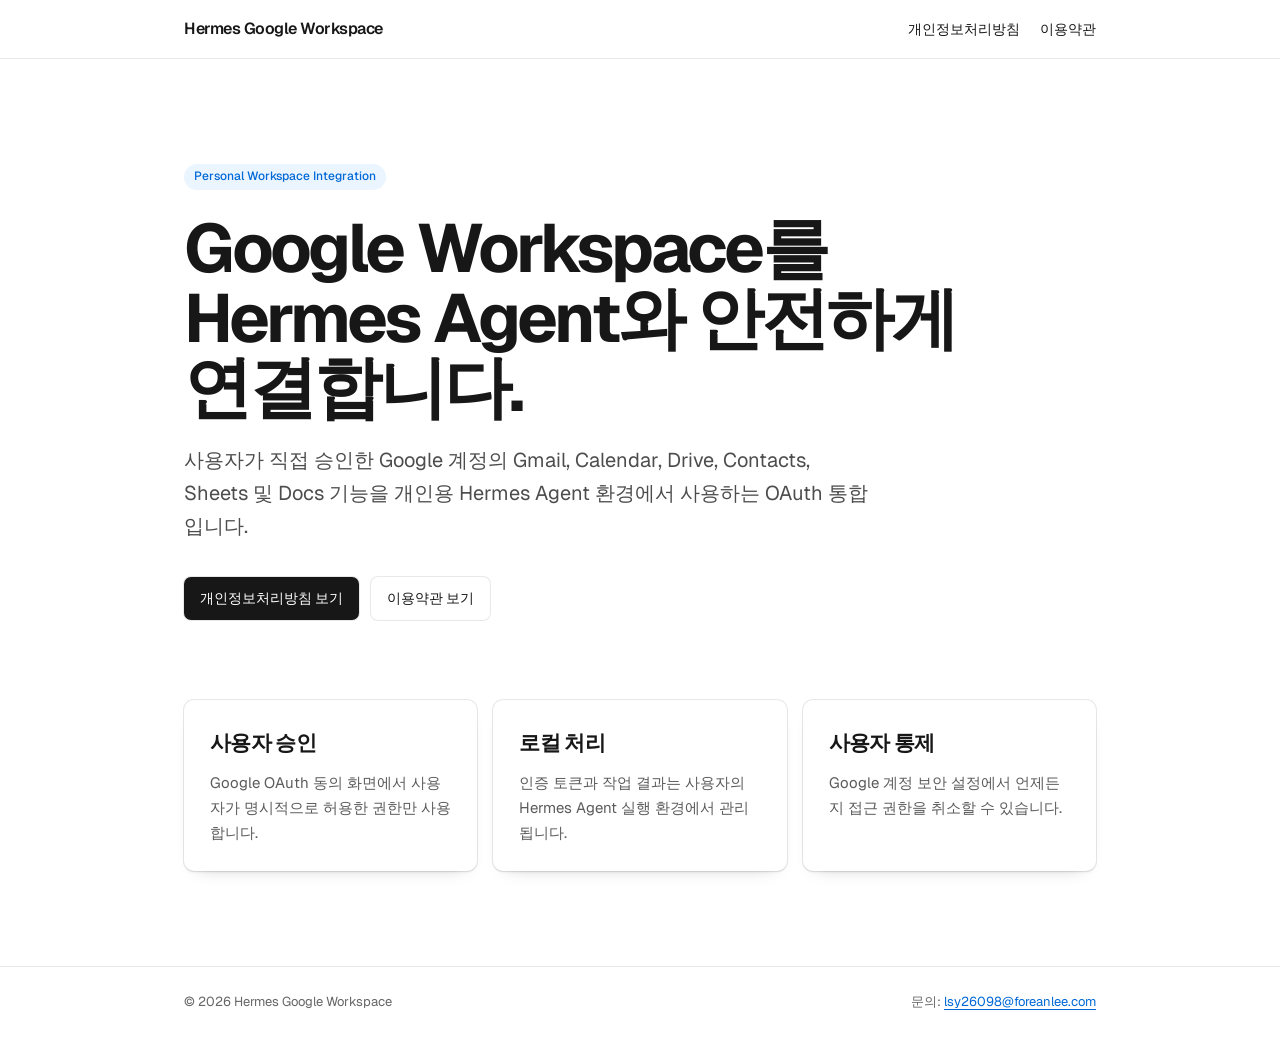
<file: index.html>
<!doctype html><html lang="ko"><head><meta charset="utf-8"><meta name="viewport" content="width=device-width,initial-scale=1"><title>Hermes Google Workspace</title><meta name="description" content="개인용 Hermes Agent와 Google Workspace를 연결하는 로컬 자동화 도구 안내"><link rel="preconnect" href="https://fonts.googleapis.com"><link rel="preconnect" href="https://fonts.gstatic.com" crossorigin><link href="https://fonts.googleapis.com/css2?family=Geist:wght@300;400;500;600&family=Geist+Mono:wght@400;500&display=swap" rel="stylesheet"><link rel="stylesheet" href="styles.css"></head><body><header><nav class="nav"><div class="brand">Hermes Google Workspace</div><div class="navlinks"><a href="privacy/">개인정보처리방침</a><a href="terms/">이용약관</a></div></nav></header><main class="wrap"><section class="hero"><span class="badge">Personal Workspace Integration</span><h1>Google Workspace를<br>Hermes Agent와 안전하게 연결합니다.</h1><p>사용자가 직접 승인한 Google 계정의 Gmail, Calendar, Drive, Contacts, Sheets 및 Docs 기능을 개인용 Hermes Agent 환경에서 사용하는 OAuth 통합입니다.</p><div class="actions"><a class="button primary" href="privacy/">개인정보처리방침 보기</a><a class="button secondary" href="terms/">이용약관 보기</a></div></section><section class="grid"><article class="card"><h2>사용자 승인</h2><p>Google OAuth 동의 화면에서 사용자가 명시적으로 허용한 권한만 사용합니다.</p></article><article class="card"><h2>로컬 처리</h2><p>인증 토큰과 작업 결과는 사용자의 Hermes Agent 실행 환경에서 관리됩니다.</p></article><article class="card"><h2>사용자 통제</h2><p>Google 계정 보안 설정에서 언제든지 접근 권한을 취소할 수 있습니다.</p></article></section></main><footer><div class="footer"><span>© 2026 Hermes Google Workspace</span><span>문의: <a href="mailto:lsy26098@foreanlee.com">lsy26098@foreanlee.com</a></span></div></footer></body></html>
</file>
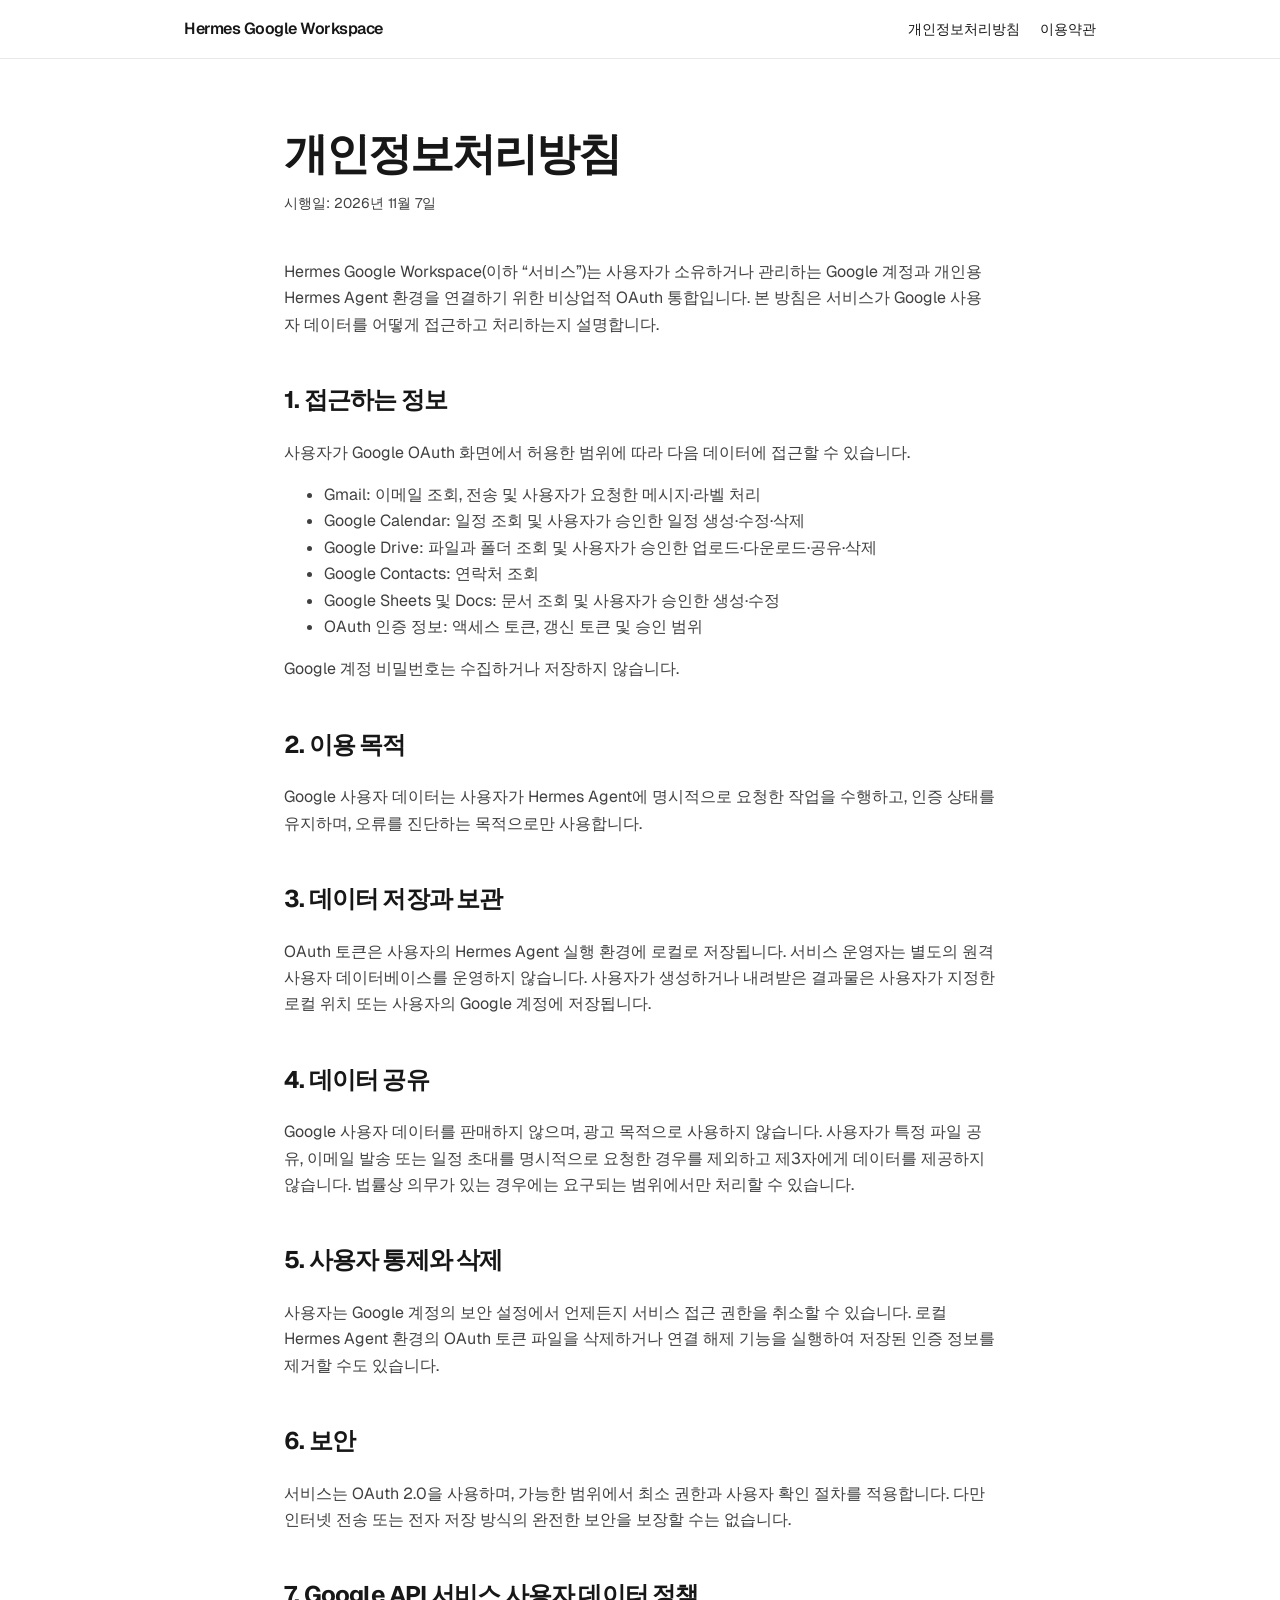
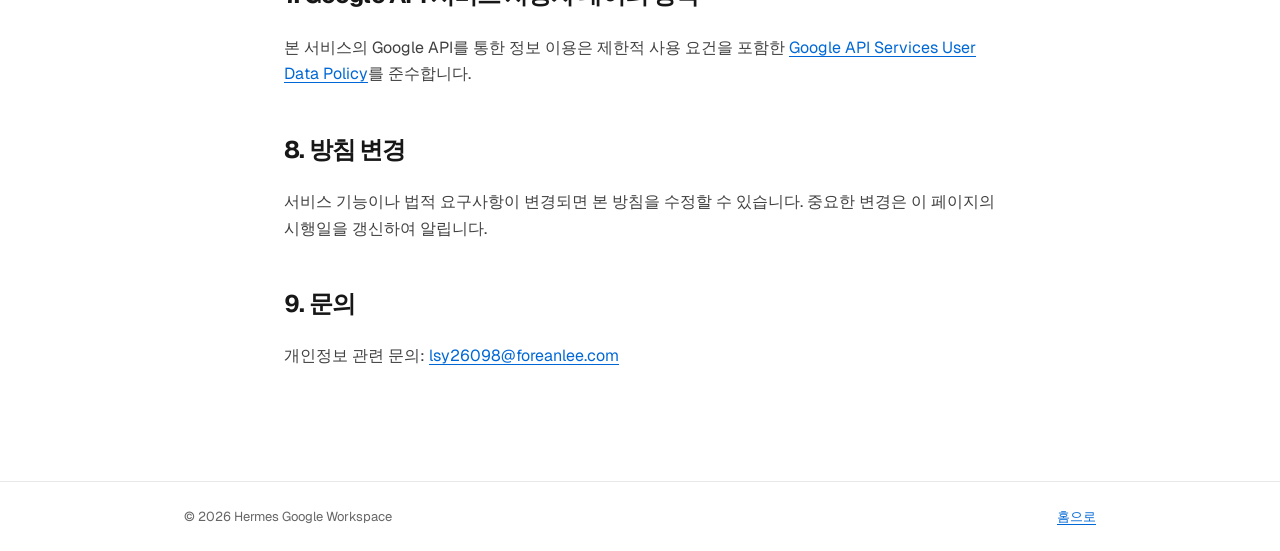
<file: privacy/index.html>
<!doctype html><html lang="ko"><head><meta charset="utf-8"><meta name="viewport" content="width=device-width,initial-scale=1"><title>개인정보처리방침 | Hermes Google Workspace</title><meta name="description" content="Hermes Google Workspace 개인정보처리방침"><link rel="preconnect" href="https://fonts.googleapis.com"><link rel="preconnect" href="https://fonts.gstatic.com" crossorigin><link href="https://fonts.googleapis.com/css2?family=Geist:wght@300;400;500;600&family=Geist+Mono:wght@400;500&display=swap" rel="stylesheet"><link rel="stylesheet" href="../styles.css"></head><body><header><nav class="nav"><a class="brand" href="../" style="color:inherit;text-decoration:none">Hermes Google Workspace</a><div class="navlinks"><a href="./">개인정보처리방침</a><a href="../terms/">이용약관</a></div></nav></header><main class="wrap legal"><h1>개인정보처리방침</h1><p class="updated">시행일: 2026년 11월 7일</p><p>Hermes Google Workspace(이하 “서비스”)는 사용자가 소유하거나 관리하는 Google 계정과 개인용 Hermes Agent 환경을 연결하기 위한 비상업적 OAuth 통합입니다. 본 방침은 서비스가 Google 사용자 데이터를 어떻게 접근하고 처리하는지 설명합니다.</p><h2>1. 접근하는 정보</h2><p>사용자가 Google OAuth 화면에서 허용한 범위에 따라 다음 데이터에 접근할 수 있습니다.</p><ul><li>Gmail: 이메일 조회, 전송 및 사용자가 요청한 메시지·라벨 처리</li><li>Google Calendar: 일정 조회 및 사용자가 승인한 일정 생성·수정·삭제</li><li>Google Drive: 파일과 폴더 조회 및 사용자가 승인한 업로드·다운로드·공유·삭제</li><li>Google Contacts: 연락처 조회</li><li>Google Sheets 및 Docs: 문서 조회 및 사용자가 승인한 생성·수정</li><li>OAuth 인증 정보: 액세스 토큰, 갱신 토큰 및 승인 범위</li></ul><p>Google 계정 비밀번호는 수집하거나 저장하지 않습니다.</p><h2>2. 이용 목적</h2><p>Google 사용자 데이터는 사용자가 Hermes Agent에 명시적으로 요청한 작업을 수행하고, 인증 상태를 유지하며, 오류를 진단하는 목적으로만 사용합니다.</p><h2>3. 데이터 저장과 보관</h2><p>OAuth 토큰은 사용자의 Hermes Agent 실행 환경에 로컬로 저장됩니다. 서비스 운영자는 별도의 원격 사용자 데이터베이스를 운영하지 않습니다. 사용자가 생성하거나 내려받은 결과물은 사용자가 지정한 로컬 위치 또는 사용자의 Google 계정에 저장됩니다.</p><h2>4. 데이터 공유</h2><p>Google 사용자 데이터를 판매하지 않으며, 광고 목적으로 사용하지 않습니다. 사용자가 특정 파일 공유, 이메일 발송 또는 일정 초대를 명시적으로 요청한 경우를 제외하고 제3자에게 데이터를 제공하지 않습니다. 법률상 의무가 있는 경우에는 요구되는 범위에서만 처리할 수 있습니다.</p><h2>5. 사용자 통제와 삭제</h2><p>사용자는 Google 계정의 보안 설정에서 언제든지 서비스 접근 권한을 취소할 수 있습니다. 로컬 Hermes Agent 환경의 OAuth 토큰 파일을 삭제하거나 연결 해제 기능을 실행하여 저장된 인증 정보를 제거할 수도 있습니다.</p><h2>6. 보안</h2><p>서비스는 OAuth 2.0을 사용하며, 가능한 범위에서 최소 권한과 사용자 확인 절차를 적용합니다. 다만 인터넷 전송 또는 전자 저장 방식의 완전한 보안을 보장할 수는 없습니다.</p><h2>7. Google API 서비스 사용자 데이터 정책</h2><p>본 서비스의 Google API를 통한 정보 이용은 제한적 사용 요건을 포함한 <a href="https://developers.google.com/terms/api-services-user-data-policy" rel="noopener noreferrer">Google API Services User Data Policy</a>를 준수합니다.</p><h2>8. 방침 변경</h2><p>서비스 기능이나 법적 요구사항이 변경되면 본 방침을 수정할 수 있습니다. 중요한 변경은 이 페이지의 시행일을 갱신하여 알립니다.</p><h2>9. 문의</h2><p>개인정보 관련 문의: <a href="mailto:lsy26098@foreanlee.com">lsy26098@foreanlee.com</a></p></main><footer><div class="footer"><span>© 2026 Hermes Google Workspace</span><a href="../">홈으로</a></div></footer></body></html>
</file>
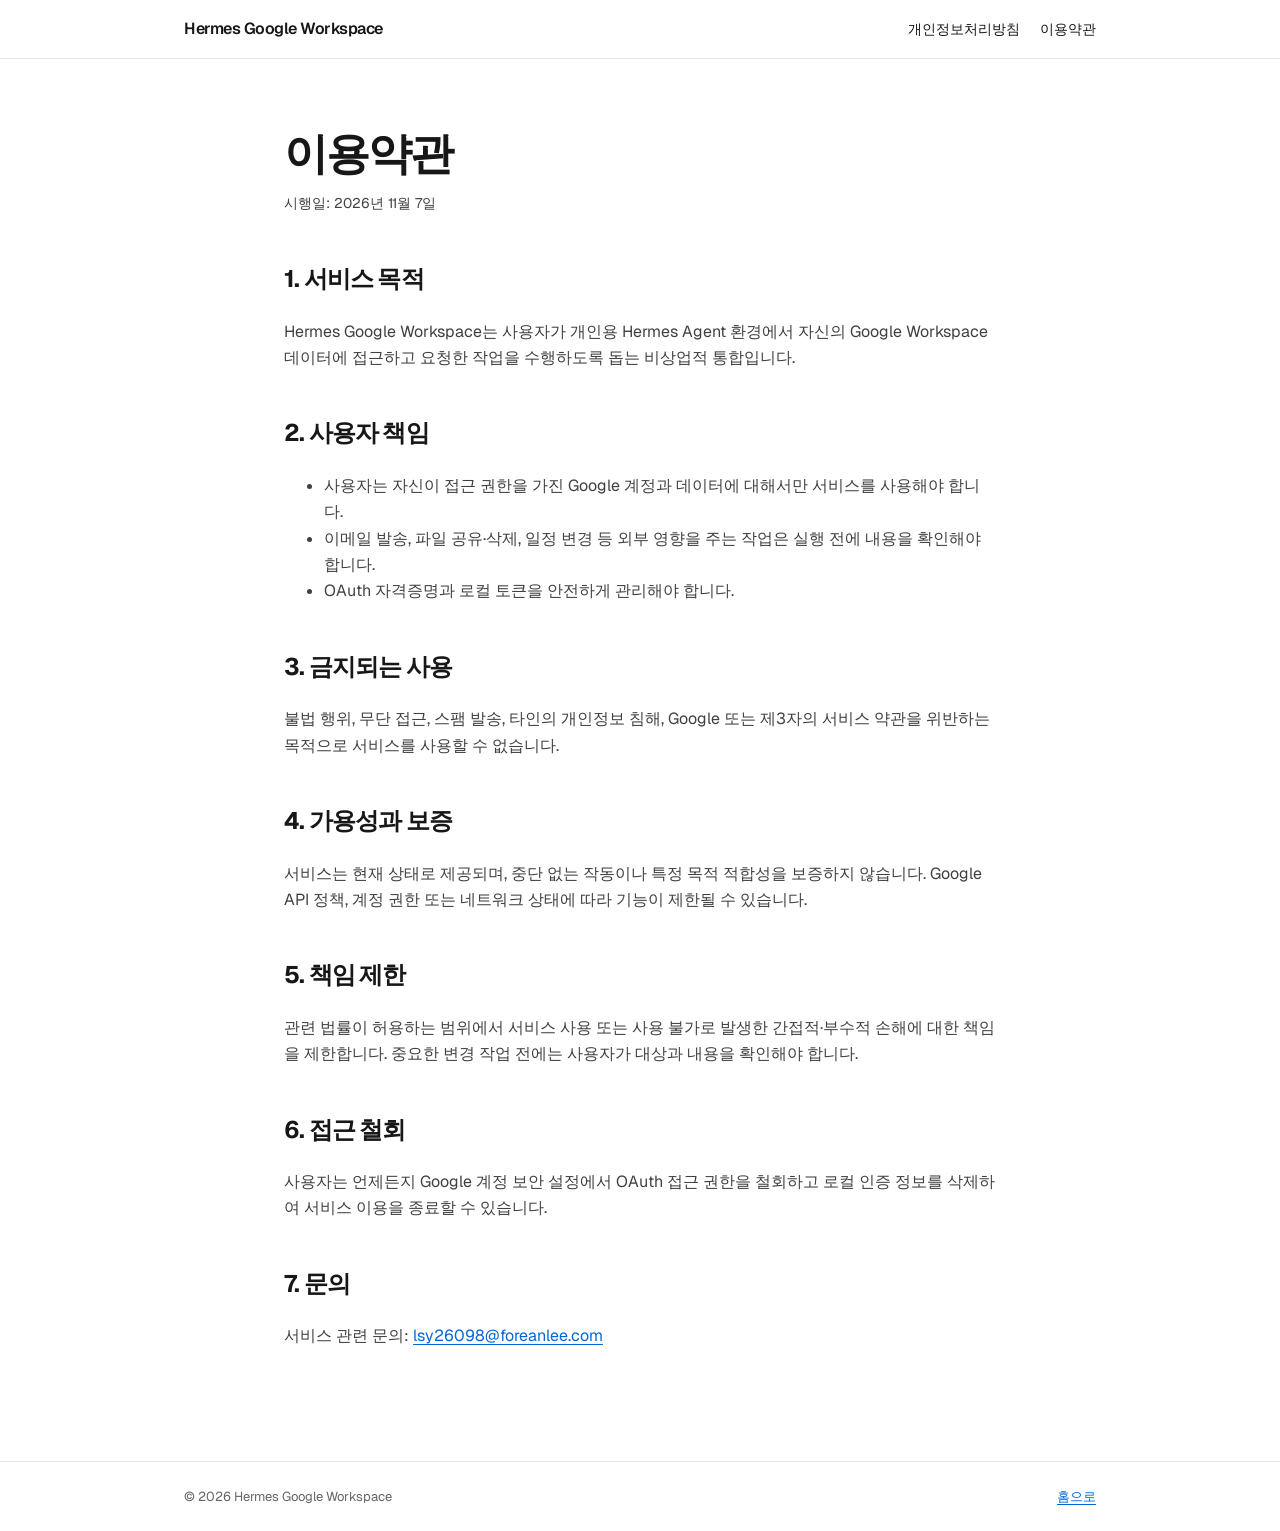
<file: terms/index.html>
<!doctype html><html lang="ko"><head><meta charset="utf-8"><meta name="viewport" content="width=device-width,initial-scale=1"><title>이용약관 | Hermes Google Workspace</title><meta name="description" content="Hermes Google Workspace 이용약관"><link rel="preconnect" href="https://fonts.googleapis.com"><link rel="preconnect" href="https://fonts.gstatic.com" crossorigin><link href="https://fonts.googleapis.com/css2?family=Geist:wght@300;400;500;600&family=Geist+Mono:wght@400;500&display=swap" rel="stylesheet"><link rel="stylesheet" href="../styles.css"></head><body><header><nav class="nav"><a class="brand" href="../" style="color:inherit;text-decoration:none">Hermes Google Workspace</a><div class="navlinks"><a href="../privacy/">개인정보처리방침</a><a href="./">이용약관</a></div></nav></header><main class="wrap legal"><h1>이용약관</h1><p class="updated">시행일: 2026년 11월 7일</p><h2>1. 서비스 목적</h2><p>Hermes Google Workspace는 사용자가 개인용 Hermes Agent 환경에서 자신의 Google Workspace 데이터에 접근하고 요청한 작업을 수행하도록 돕는 비상업적 통합입니다.</p><h2>2. 사용자 책임</h2><ul><li>사용자는 자신이 접근 권한을 가진 Google 계정과 데이터에 대해서만 서비스를 사용해야 합니다.</li><li>이메일 발송, 파일 공유·삭제, 일정 변경 등 외부 영향을 주는 작업은 실행 전에 내용을 확인해야 합니다.</li><li>OAuth 자격증명과 로컬 토큰을 안전하게 관리해야 합니다.</li></ul><h2>3. 금지되는 사용</h2><p>불법 행위, 무단 접근, 스팸 발송, 타인의 개인정보 침해, Google 또는 제3자의 서비스 약관을 위반하는 목적으로 서비스를 사용할 수 없습니다.</p><h2>4. 가용성과 보증</h2><p>서비스는 현재 상태로 제공되며, 중단 없는 작동이나 특정 목적 적합성을 보증하지 않습니다. Google API 정책, 계정 권한 또는 네트워크 상태에 따라 기능이 제한될 수 있습니다.</p><h2>5. 책임 제한</h2><p>관련 법률이 허용하는 범위에서 서비스 사용 또는 사용 불가로 발생한 간접적·부수적 손해에 대한 책임을 제한합니다. 중요한 변경 작업 전에는 사용자가 대상과 내용을 확인해야 합니다.</p><h2>6. 접근 철회</h2><p>사용자는 언제든지 Google 계정 보안 설정에서 OAuth 접근 권한을 철회하고 로컬 인증 정보를 삭제하여 서비스 이용을 종료할 수 있습니다.</p><h2>7. 문의</h2><p>서비스 관련 문의: <a href="mailto:lsy26098@foreanlee.com">lsy26098@foreanlee.com</a></p></main><footer><div class="footer"><span>© 2026 Hermes Google Workspace</span><a href="../">홈으로</a></div></footer></body></html>
</file>
<file: styles.css>
:root{--ink:#171717;--muted:#5f6368;--line:rgba(0,0,0,.09);--soft:#fafafa;--blue:#0068d6}*{box-sizing:border-box}html{scroll-behavior:smooth}body{margin:0;background:#fff;color:var(--ink);font-family:Geist,system-ui,-apple-system,"Segoe UI",Roboto,sans-serif;font-feature-settings:"liga";line-height:1.65}a{color:var(--blue);text-underline-offset:3px}header{position:sticky;top:0;background:rgba(255,255,255,.92);backdrop-filter:blur(14px);box-shadow:0 1px 0 var(--line);z-index:10}.nav{max-width:960px;margin:auto;padding:16px 24px;display:flex;align-items:center;justify-content:space-between;gap:20px}.brand{font-weight:600;letter-spacing:-.5px}.navlinks{display:flex;gap:20px;font-size:14px}.navlinks a{color:var(--ink);text-decoration:none}.wrap{max-width:960px;margin:auto;padding:0 24px}.hero{padding:104px 0 80px}.badge{display:inline-block;padding:3px 10px;border-radius:999px;background:#ebf5ff;color:#0068d6;font-size:12px;font-weight:500}.hero h1{font-size:clamp(42px,7vw,68px);line-height:1.02;letter-spacing:-3px;margin:24px 0 22px;max-width:790px}.hero p{font-size:20px;color:#4d4d4d;max-width:690px;margin:0}.actions{display:flex;gap:12px;flex-wrap:wrap;margin-top:34px}.button{display:inline-block;padding:10px 16px;border-radius:7px;text-decoration:none;font-size:14px;font-weight:500;box-shadow:0 0 0 1px var(--line)}.button.primary{background:#171717;color:#fff}.button.secondary{background:#fff;color:#171717}.grid{display:grid;grid-template-columns:repeat(3,1fr);gap:16px;padding-bottom:96px}.card{padding:26px;border-radius:10px;background:#fff;box-shadow:0 0 0 1px var(--line),0 2px 2px rgba(0,0,0,.04),0 8px 18px -14px rgba(0,0,0,.3)}.card h2{font-size:21px;letter-spacing:-.7px;margin:0 0 10px}.card p{color:#5b5b5b;margin:0;font-size:15px}.legal{max-width:760px;padding-top:72px;padding-bottom:96px}.legal h1{font-size:44px;line-height:1.08;letter-spacing:-2px;margin:0 0 12px}.updated{color:#737373;font-size:14px;margin-bottom:44px}.legal h2{font-size:24px;letter-spacing:-.8px;margin-top:42px}.legal h3{font-size:18px;margin-top:28px}.legal p,.legal li{color:#404040}.legal code{font-family:"Geist Mono",monospace;font-size:.93em;background:#f3f3f3;padding:2px 5px;border-radius:4px}footer{box-shadow:0 -1px 0 var(--line);color:#666;font-size:13px}.footer{max-width:960px;margin:auto;padding:24px;display:flex;justify-content:space-between;gap:16px;flex-wrap:wrap}@media(max-width:720px){.grid{grid-template-columns:1fr}.hero{padding:72px 0 56px}.hero h1{letter-spacing:-2px}.navlinks{gap:12px}.legal h1{font-size:38px}}
</file>
